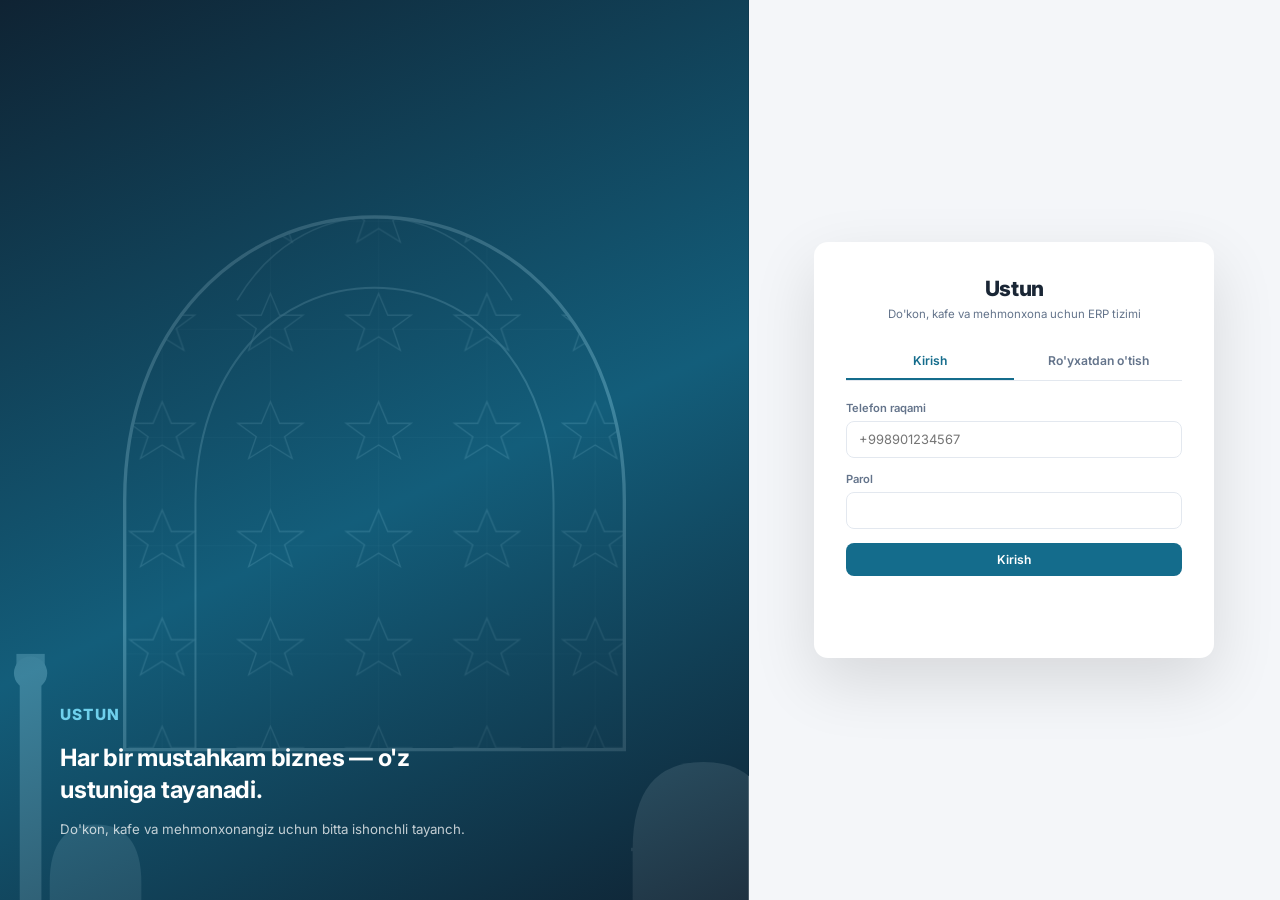
<file: frontend/index.html>
<!DOCTYPE html>
<html lang="uz">
<head>
<meta charset="UTF-8" />
<meta name="viewport" content="width=device-width, initial-scale=1.0" />
<title>Ustun — Boshqaruv paneli</title>
<link rel="preconnect" href="https://fonts.googleapis.com">
<link rel="preconnect" href="https://fonts.gstatic.com" crossorigin>
<link href="https://fonts.googleapis.com/css2?family=Inter:wght@400;500;600;700;800&family=IBM+Plex+Mono:wght@500;600&display=swap" rel="stylesheet">
<link rel="stylesheet" href="style.css" />
</head>
<body>

<!-- ============ KIRISH / RO'YXATDAN O'TISH ============ -->
<div id="authScreen" class="auth-screen">

  <!-- CHAP: VIZUAL PANEL (milliy ruh — peshtoq + girih) -->
  <div class="auth-visual-panel">
    <div class="auth-visual-content">
      <span class="auth-visual-mark">Ustun</span>
      <p class="auth-visual-quote">Har bir mustahkam biznes — o'z ustuniga tayanadi.</p>
      <p class="auth-visual-sub">Do'kon, kafe va mehmonxonangiz uchun bitta ishonchli tayanch.</p>
    </div>
  </div>

  <!-- O'NG: KIRISH / RO'YXATDAN O'TISH FORMASI -->
  <div class="auth-form-panel">
  <div class="auth-card">
    <div class="brand">
      <span class="brand-mark">Ustun</span>
      <span class="brand-tagline">Do'kon, kafe va mehmonxona uchun ERP tizimi</span>
    </div>

    <div class="auth-tabs">
      <button class="auth-tab active" data-tab="login">Kirish</button>
      <button class="auth-tab" data-tab="register">Ro'yxatdan o'tish</button>
    </div>

    <form id="loginForm" class="auth-form">
      <label>Telefon raqami
        <input type="text" id="loginPhone" placeholder="+998901234567" required />
      </label>
      <label>Parol
        <input type="password" id="loginPassword" required />
      </label>
      <button type="submit" class="btn-primary">Kirish</button>
      <p class="auth-error" id="loginError"></p>
    </form>

    <form id="registerForm" class="auth-form hidden">
      <label>Kompaniya nomi
        <input type="text" id="regCompanyName" placeholder="Masalan: Aziz Market" required />
      </label>
      <label>Biznes turi
        <select id="regBusinessType">
          <option value="retail">Chakana savdo (do'kon)</option>
          <option value="cafe">Kafe / Restoran</option>
          <option value="hotel">Mehmonxona</option>
        </select>
      </label>
      <label>Sizning ismingiz
        <input type="text" id="regOwnerName" placeholder="F.I.Sh." required />
      </label>
      <label>Telefon raqami
        <input type="text" id="regPhone" placeholder="+998901234567" required />
      </label>
      <label>Parol
        <input type="password" id="regPassword" minlength="6" required />
      </label>
      <button type="submit" class="btn-primary">Ro'yxatdan o'tish</button>
      <p class="auth-error" id="registerError"></p>
    </form>
    <div style="height:26px"></div>
  </div>
  </div>
</div>

<!-- ============ ASOSIY ILOVA ============ -->
<div id="appShell" class="app-shell hidden">

  <!-- CHAP SIDEBAR -->
  <aside class="sidebar">
    <div class="sidebar-brand">
      <svg class="icon" viewBox="0 0 24 24"><path d="M6 21h12"/><path d="M6 3h12"/><path d="M8 3v18"/><path d="M16 3v18"/></svg>
      Ustun
    </div>

    <nav class="sidebar-nav" id="ledgerTabs">
      <button class="nav-item active" data-view="home">
        <svg class="icon" viewBox="0 0 24 24"><path d="M3 11l9-8 9 8"/><path d="M5 10v10a1 1 0 0 0 1 1h4v-6h4v6h4a1 1 0 0 0 1-1V10"/></svg>
        Bosh sahifa
      </button>
      <button class="nav-item" data-view="sales">
        <svg class="icon" viewBox="0 0 24 24"><path d="M6 2h12v20l-3-2-3 2-3-2-3 2V2z"/><line x1="9" y1="7" x2="15" y2="7"/><line x1="9" y1="11" x2="15" y2="11"/></svg>
        Savdo
      </button>
      <button class="nav-item" data-view="inventory" data-role-gate="inventory">
        <svg class="icon" viewBox="0 0 24 24"><path d="M21 8l-9-5-9 5 9 5 9-5z"/><path d="M3 8v8l9 5 9-5V8"/><path d="M12 13v8"/></svg>
        Ombor
      </button>
      <button class="nav-item" data-view="suppliers" data-role-gate="suppliers">
        <svg class="icon" viewBox="0 0 24 24"><rect x="1" y="3" width="15" height="13"/><polygon points="16 8 20 8 23 11 23 16 16 16 16 8"/><circle cx="5.5" cy="18.5" r="2.5"/><circle cx="18.5" cy="18.5" r="2.5"/></svg>
        Ta'minotchilar
      </button>
      <button class="nav-item" data-view="finance" data-role-gate="finance">
        <svg class="icon" viewBox="0 0 24 24"><rect x="4" y="10" width="3.5" height="10"/><rect x="10.25" y="5" width="3.5" height="15"/><rect x="16.5" y="13" width="3.5" height="7"/></svg>
        Moliya
      </button>
      <button class="nav-item" data-view="hrms">
        <svg class="icon" viewBox="0 0 24 24"><path d="M17 21v-2a4 4 0 0 0-4-4H7a4 4 0 0 0-4 4v2"/><circle cx="10" cy="7" r="4"/><path d="M23 21v-2a4 4 0 0 0-3-3.87"/><path d="M16 3.13a4 4 0 0 1 0 7.75"/></svg>
        Xodimlar
      </button>
      <button class="nav-item" data-view="pms" data-role-gate="pms">
        <svg class="icon" viewBox="0 0 24 24"><rect x="4" y="2" width="16" height="20"/><line x1="8" y1="6" x2="8" y2="6.01"/><line x1="12" y1="6" x2="12" y2="6.01"/><line x1="16" y1="6" x2="16" y2="6.01"/><line x1="8" y1="10" x2="8" y2="10.01"/><line x1="12" y1="10" x2="12" y2="10.01"/><line x1="16" y1="10" x2="16" y2="10.01"/><line x1="9" y1="22" x2="9" y2="16"/><line x1="15" y1="22" x2="15" y2="16"/></svg>
        Mehmonxona
      </button>
      <button class="nav-item" data-view="settings" data-role-gate="settings">
        <svg class="icon" viewBox="0 0 24 24"><circle cx="12" cy="12" r="3"/><path d="M19.4 15a1.65 1.65 0 0 0 .33 1.82l.06.06a2 2 0 1 1-2.83 2.83l-.06-.06a1.65 1.65 0 0 0-1.82-.33 1.65 1.65 0 0 0-1 1.51V21a2 2 0 0 1-4 0v-.09A1.65 1.65 0 0 0 9 19.4a1.65 1.65 0 0 0-1.82.33l-.06.06a2 2 0 1 1-2.83-2.83l.06-.06a1.65 1.65 0 0 0 .33-1.82 1.65 1.65 0 0 0-1.51-1H3a2 2 0 0 1 0-4h.09A1.65 1.65 0 0 0 4.6 9a1.65 1.65 0 0 0-.33-1.82l-.06-.06a2 2 0 1 1 2.83-2.83l.06.06a1.65 1.65 0 0 0 1.82.33H9a1.65 1.65 0 0 0 1-1.51V3a2 2 0 0 1 4 0v.09a1.65 1.65 0 0 0 1 1.51 1.65 1.65 0 0 0 1.82-.33l.06-.06a2 2 0 1 1 2.83 2.83l-.06.06a1.65 1.65 0 0 0-.33 1.82V9a1.65 1.65 0 0 0 1.51 1H21a2 2 0 0 1 0 4h-.09a1.65 1.65 0 0 0-1.51 1z"/></svg>
        Sozlamalar
      </button>
      <button class="nav-item" data-view="audit" data-role-gate="audit">
        <svg class="icon" viewBox="0 0 24 24"><path d="M12 8v4l3 3"/><circle cx="12" cy="12" r="9"/></svg>
        Tarix
      </button>
    </nav>

    <div class="sidebar-footer">
      <div class="sidebar-user">
        <div class="sidebar-user-avatar" id="userAvatar">?</div>
        <div class="sidebar-user-info">
          <div class="sidebar-user-name" id="companyNameLabel"></div>
          <div class="sidebar-user-role" id="roleLabel"></div>
        </div>
      </div>
      <button id="logoutBtn" class="btn-ghost" style="width:100%;">
        <svg class="icon" viewBox="0 0 24 24"><path d="M9 21H5a2 2 0 0 1-2-2V5a2 2 0 0 1 2-2h4"/><polyline points="16 17 21 12 16 7"/><line x1="21" y1="12" x2="9" y2="12"/></svg>
        Chiqish
      </button>
    </div>
  </aside>

  <!-- KONTENT -->
  <div class="content-wrap">
    <header class="topbar">
      <div class="global-search-wrap">
        <div class="search-bar global-search-bar" style="margin-bottom:0;">
          <svg class="icon" viewBox="0 0 24 24"><circle cx="11" cy="11" r="7"/><line x1="21" y1="21" x2="16.65" y2="16.65"/></svg>
          <input type="text" id="globalSearchInput" placeholder="Mahsulot, xodim yoki tranzaksiya qidirish..." />
          <kbd style="background:var(--bg); border:1px solid var(--border); border-radius:4px; padding:1px 6px; font-size:0.72rem; color:var(--ink-soft); font-family:var(--font-mono);">/</kbd>
        </div>
        <div class="notif-panel hidden" id="globalSearchPanel"></div>
      </div>
      <div class="notif-wrap">
        <button class="notif-bell" id="notifBellBtn">
          <svg class="icon" viewBox="0 0 24 24"><path d="M18 8a6 6 0 0 0-12 0c0 7-3 9-3 9h18s-3-2-3-9"/><path d="M13.73 21a2 2 0 0 1-3.46 0"/></svg>
          <span class="notif-badge hidden" id="notifBadge">0</span>
        </button>
        <div class="notif-panel hidden" id="notifPanel">
          <div class="notif-panel-header">Bildirishnomalar</div>
          <ul id="notifList" class="notif-list"></ul>
        </div>
      </div>
    </header>
    <main class="content">

      <!-- BOSH SAHIFA (Dashboard Home) -->
      <section id="view-home" class="view active">
        <div class="view-header">
          <div><h2 id="homeGreeting">Xush kelibsiz</h2><div class="view-subtitle">Biznesingizning umumiy holati</div></div>
        </div>

        <div id="onboardingCard" class="card hidden">
          <h3>Birinchi qadamlar</h3>
          <ul id="onboardingList" style="list-style:none; margin:10px 0 0; padding:0; display:flex; flex-direction:column; gap:8px;"></ul>
        </div>

        <div class="stat-row" id="homeStatsRow"></div>

        <div class="card" id="homeLowStockCard">
          <h3>Kam qolgan mahsulotlar</h3>
          <table class="data-table" id="lowStockTable">
            <thead><tr><th>Nomi</th><th>Qoldiq</th></tr></thead>
            <tbody></tbody>
          </table>
          <div id="lowStockEmpty" class="empty-state hidden">
            <div class="empty-title">Hammasi yetarli</div>
            <div class="empty-hint">Hozircha kam qolgan mahsulot yo'q</div>
          </div>
        </div>

        <div class="card hidden" id="homeActivityCard" data-role-gate="employees">
          <h3>So'nggi voqealar</h3>
          <ul class="top-products-list" id="recentActivityList"></ul>
        </div>
      </section>

      <!-- SAVDO -->
      <section id="view-sales" class="view">
        <div class="view-header">
          <div><h2>Tezkor sotish</h2><div class="view-subtitle">Chek yig'ib, darhol yoping</div></div>
        </div>
        <div class="card">
          <div class="pos-row">
            <select id="saleProductSelect"></select>
            <input type="number" id="saleQty" min="1" value="1" />
            <button id="saleAddItemBtn" class="btn-secondary">Qo'shish</button>
          </div>
          <table class="data-table" id="saleCartTable">
            <thead><tr><th>Mahsulot</th><th>Miqdor</th><th>Summasi</th><th></th></tr></thead>
            <tbody></tbody>
          </table>
          <div class="pos-total">
            Jami: <span id="saleCartTotal" class="mono">0</span> so'm
          </div>
          <div class="inline-form" style="margin-bottom:12px;">
            <input type="text" id="saleCustomerName" placeholder="Mijoz ismi (ixtiyoriy)" />
            <input type="text" id="saleCustomerPhone" placeholder="Mijoz telefoni (ixtiyoriy)" />
          </div>
          <button id="saleCheckoutBtn" class="btn-primary">Chekni yopish</button>
          <button id="printReceiptBtn" class="btn-ghost hidden" style="width:100%; margin-top:8px;">
            <svg class="icon" viewBox="0 0 24 24"><polyline points="6 9 6 2 18 2 18 9"/><path d="M6 18H4a2 2 0 0 1-2-2v-5a2 2 0 0 1 2-2h16a2 2 0 0 1 2 2v5a2 2 0 0 1-2 2h-2"/><rect x="6" y="14" width="12" height="8"/></svg>
            So'nggi chekni chop etish
          </button>
        </div>
      </section>

      <!-- OMBOR -->
      <section id="view-inventory" class="view">
        <div class="view-header">
          <div><h2>Ombor</h2><div class="view-subtitle">Mahsulotlar va qoldiq</div></div>
          <div style="display:flex; gap:8px;">
            <button class="btn-icon" id="exportProductsCsvBtn" title="CSV yuklab olish">
              <svg class="icon" viewBox="0 0 24 24"><path d="M21 15v4a2 2 0 0 1-2 2H5a2 2 0 0 1-2-2v-4"/><polyline points="7 10 12 15 17 10"/><line x1="12" y1="15" x2="12" y2="3"/></svg>
            </button>
            <button class="btn-icon" id="openStockInModalBtn" title="Omborga kirim">
              <svg class="icon" viewBox="0 0 24 24"><path d="M12 5v14"/><path d="M5 12l7 7 7-7"/></svg>
            </button>
            <button class="btn-icon" id="openProductModalBtn" title="Yangi mahsulot">
              <svg class="icon" viewBox="0 0 24 24"><line x1="12" y1="5" x2="12" y2="19"/><line x1="5" y1="12" x2="19" y2="12"/></svg>
            </button>
          </div>
        </div>

        <div class="card">
          <div class="search-bar">
            <svg class="icon" viewBox="0 0 24 24"><circle cx="11" cy="11" r="7"/><line x1="21" y1="21" x2="16.65" y2="16.65"/></svg>
            <input type="text" id="productSearchInput" placeholder="Mahsulot nomi bo'yicha qidirish..." />
          </div>
          <table class="data-table" id="productsTable">
            <thead><tr>
              <th class="sortable-th" data-sort="name">Nomi <span class="sort-arrow" data-arrow="name"></span></th>
              <th>Birligi</th>
              <th class="sortable-th" data-sort="purchase_price">Tannarx <span class="sort-arrow" data-arrow="purchase_price"></span></th>
              <th class="sortable-th" data-sort="sale_price">Sotish narxi <span class="sort-arrow" data-arrow="sale_price"></span></th>
              <th class="sortable-th" data-sort="quantity">Qoldiq <span class="sort-arrow" data-arrow="quantity"></span></th>
            </tr></thead>
            <tbody></tbody>
          </table>
          <div id="productsEmptyState" class="empty-state hidden">
            <svg class="icon" viewBox="0 0 24 24"><path d="M21 8l-9-5-9 5 9 5 9-5z"/><path d="M3 8v8l9 5 9-5V8"/><path d="M12 13v8"/></svg>
            <div class="empty-title">Hali mahsulot yo'q</div>
            <div class="empty-hint">Yuqoridagi tugma orqali birinchi mahsulotingizni qo'shing</div>
          </div>
          <div class="pagination" id="productsPagination"></div>
        </div>
      </section>

      <!-- TA'MINOTCHILAR -->
      <section id="view-suppliers" class="view">
        <div class="view-header">
          <div><h2>Ta'minotchilar</h2><div class="view-subtitle">Ta'minotchilar va xarid buyurtmalari</div></div>
        </div>

        <div class="card">
          <div class="card-header">
            <h3>Ta'minotchilar</h3>
            <button class="btn-icon" id="openSupplierModalBtn" title="Yangi ta'minotchi">
              <svg class="icon" viewBox="0 0 24 24"><line x1="12" y1="5" x2="12" y2="19"/><line x1="5" y1="12" x2="19" y2="12"/></svg>
            </button>
          </div>
          <table class="data-table" id="suppliersTable">
            <thead><tr><th>Nomi</th><th>Aloqa</th><th>Telefon</th></tr></thead>
            <tbody></tbody>
          </table>
          <div id="suppliersEmptyState" class="empty-state hidden">
            <svg class="icon" viewBox="0 0 24 24"><rect x="1" y="3" width="15" height="13"/><polygon points="16 8 20 8 23 11 23 16 16 16 16 8"/><circle cx="5.5" cy="18.5" r="2.5"/><circle cx="18.5" cy="18.5" r="2.5"/></svg>
            <div class="empty-title">Hali ta'minotchi yo'q</div>
            <div class="empty-hint">Yuqoridagi tugma orqali birinchi ta'minotchingizni qo'shing</div>
          </div>
        </div>

        <div class="card">
          <div class="card-header">
            <h3>Xarid buyurtmasi</h3>
            <button class="btn-icon" id="openPurchaseOrderModalBtn" title="Yangi buyurtma">
              <svg class="icon" viewBox="0 0 24 24"><line x1="12" y1="5" x2="12" y2="19"/><line x1="5" y1="12" x2="19" y2="12"/></svg>
            </button>
          </div>
          <table class="data-table" id="purchaseOrdersTable">
            <thead><tr><th>#</th><th>Summasi</th><th>Holati</th><th></th></tr></thead>
            <tbody></tbody>
          </table>
          <div id="purchaseOrdersEmptyState" class="empty-state hidden">
            <div class="empty-title">Hali xarid buyurtmasi yo'q</div>
            <div class="empty-hint">Ta'minotchi qo'shgach, birinchi buyurtmangizni yarating</div>
          </div>
        </div>
      </section>

      <!-- MOLIYA -->
      <section id="view-finance" class="view">
        <div class="view-header">
          <div><h2>Moliya xulosasi</h2><div class="view-subtitle">Kirim, chiqim va tendensiya</div></div>
          <div style="display:flex; gap:8px;">
            <button class="btn-icon" id="exportTransactionsCsvBtn" title="CSV yuklab olish">
              <svg class="icon" viewBox="0 0 24 24"><path d="M21 15v4a2 2 0 0 1-2 2H5a2 2 0 0 1-2-2v-4"/><polyline points="7 10 12 15 17 10"/><line x1="12" y1="15" x2="12" y2="3"/></svg>
            </button>
            <button class="btn-icon" id="openExpenseModalBtn" title="Chiqim qo'shish">
              <svg class="icon" viewBox="0 0 24 24"><line x1="12" y1="5" x2="12" y2="19"/><line x1="5" y1="12" x2="19" y2="12"/></svg>
            </button>
          </div>
        </div>
        <div class="stat-row">
          <div class="stat-card">
            <span class="stat-label">Umumiy tushum</span>
            <span class="stat-value mono" id="statIncome">0</span>
          </div>
          <div class="stat-card">
            <span class="stat-label">Umumiy chiqim</span>
            <span class="stat-value mono" id="statExpense">0</span>
          </div>
          <div class="stat-card accent">
            <span class="stat-label">Sof foyda</span>
            <span class="stat-value mono" id="statProfit">0</span>
          </div>
        </div>

        <div class="card">
          <h3>So'nggi 14 kunlik savdo dinamikasi</h3>
          <div class="chart-wrap">
            <div class="mini-bars" id="dailySalesChart"></div>
          </div>
        </div>

        <div class="card">
          <h3>Eng ko'p daromad keltirgan mahsulotlar</h3>
          <ul class="top-products-list" id="topProductsList"></ul>
        </div>

        <div class="card">
          <h3>Eng faol mijozlar</h3>
          <ul class="top-products-list" id="topCustomersList"></ul>
        </div>

        <div class="card">
          <div class="card-header">
            <h3>Takrorlanuvchi xarajatlar</h3>
            <button class="btn-icon" id="openRecurringExpenseModalBtn" title="Yangi shablon">
              <svg class="icon" viewBox="0 0 24 24"><line x1="12" y1="5" x2="12" y2="19"/><line x1="5" y1="12" x2="19" y2="12"/></svg>
            </button>
          </div>
          <table class="data-table" id="recurringExpensesTable">
            <thead><tr><th>Sababi</th><th>Summa</th><th>Har oy</th><th>Holati</th><th></th></tr></thead>
            <tbody></tbody>
          </table>
        </div>

        <div class="card">
          <div class="search-bar">
            <svg class="icon" viewBox="0 0 24 24"><circle cx="11" cy="11" r="7"/><line x1="21" y1="21" x2="16.65" y2="16.65"/></svg>
            <input type="text" id="transactionSearchInput" placeholder="Manba bo'yicha qidirish (masalan Sale)..." />
          </div>
          <div class="inline-form" style="margin-bottom:14px;">
            <label style="font-size:0.8rem; color:var(--ink-soft); display:flex; flex-direction:column; gap:4px; flex:1 1 140px;">
              Sanadan
              <input type="date" id="transactionDateFrom" />
            </label>
            <label style="font-size:0.8rem; color:var(--ink-soft); display:flex; flex-direction:column; gap:4px; flex:1 1 140px;">
              Sanagacha
              <input type="date" id="transactionDateTo" />
            </label>
            <label style="font-size:0.8rem; color:var(--ink-soft); display:flex; flex-direction:column; gap:4px; flex:1 1 140px;">
              Turi
              <select id="transactionTypeFilter">
                <option value="">Barchasi</option>
                <option value="income">Faqat kirim</option>
                <option value="expense">Faqat chiqim</option>
              </select>
            </label>
          </div>
          <h3>So'nggi tranzaksiyalar</h3>
          <table class="data-table" id="transactionsTable">
            <thead><tr>
              <th>Turi</th>
              <th class="sortable-th" data-sort="amount">Summasi <span class="sort-arrow" data-arrow="amount"></span></th>
              <th>Manbasi</th>
              <th class="sortable-th" data-sort="created_at">Vaqti <span class="sort-arrow" data-arrow="created_at"></span></th>
            </tr></thead>
            <tbody></tbody>
          </table>
          <div id="transactionsEmptyState" class="empty-state hidden">
            <div class="empty-title">Hali tranzaksiya yo'q</div>
            <div class="empty-hint">Sotuv yoki xarajat qo'shilgach, bu yerda ko'rinadi</div>
          </div>
          <div class="pagination" id="transactionsPagination"></div>
        </div>
      </section>

      <!-- XODIMLAR (HRMS) -->
      <section id="view-hrms" class="view">
        <div class="view-header">
          <div><h2>Xodimlar</h2><div class="view-subtitle">Ish vaqti va jamoa</div></div>
        </div>

        <div class="card">
          <h3>Mening ish vaqtim</h3>
          <div class="shift-actions" style="margin-top:10px;">
            <button id="clockInBtn" class="btn-secondary">Ishni boshlash</button>
            <button id="clockOutBtn" class="btn-secondary">Ishni tugatish</button>
          </div>
          <table class="data-table" id="myShiftsTable" style="margin-top:14px;">
            <thead><tr><th>Boshlanishi</th><th>Tugashi</th><th>Davomiyligi (soat)</th></tr></thead>
            <tbody></tbody>
          </table>
        </div>

        <div class="card" id="employeesCard" data-role-gate="employees">
          <div class="card-header">
            <h3>Jamoa a'zolari</h3>
            <div style="display:flex; gap:8px; align-items:center;">
              <button id="bulkDeactivateBtn" class="btn-ghost hidden" style="color:var(--danger); border-color:var(--danger);">Tanlanganlarni faolsizlantirish</button>
              <button class="btn-icon" id="openEmployeeModalBtn" title="Xodim qo'shish">
                <svg class="icon" viewBox="0 0 24 24"><line x1="12" y1="5" x2="12" y2="19"/><line x1="5" y1="12" x2="19" y2="12"/></svg>
              </button>
            </div>
          </div>
          <table class="data-table" id="employeesTable">
            <thead><tr><th><input type="checkbox" id="employeeSelectAll" /></th><th>F.I.Sh.</th><th>Telefon</th><th>Lavozim</th><th>Soatlik stavka</th><th>Holati</th><th></th></tr></thead>
            <tbody></tbody>
          </table>
        </div>

        <div class="card" id="rolesCard" data-role-gate="employees">
          <div class="card-header">
            <h3>Maxsus lavozimlar</h3>
            <button class="btn-icon" id="openRoleModalBtn" title="Yangi lavozim yaratish">
              <svg class="icon" viewBox="0 0 24 24"><line x1="12" y1="5" x2="12" y2="19"/><line x1="5" y1="12" x2="19" y2="12"/></svg>
            </button>
          </div>
          <table class="data-table" id="rolesTable">
            <thead><tr><th>Nomi</th><th>Ruxsatlar</th></tr></thead>
            <tbody></tbody>
          </table>
        </div>
      </section>

      <!-- MEHMONXONA (PMS) -->
      <section id="view-pms" class="view">
        <div class="view-header">
          <div><h2>Mehmonxona</h2><div class="view-subtitle">Xonalar va bronlar</div></div>
        </div>

        <div class="card">
          <div class="gauge-wrap">
            <span class="gauge-number mono" id="occupancyRate">0%</span>
            <div>
              <div style="font-weight:700;">To'lilik darajasi</div>
              <div style="font-size:0.82rem; color:var(--ink-soft);" id="occupancyDetail">0 / 0 xona band</div>
            </div>
          </div>
        </div>

        <div class="card">
          <div class="card-header">
            <h3>Xonalar</h3>
            <button class="btn-icon" id="openRoomModalBtn" title="Yangi xona">
              <svg class="icon" viewBox="0 0 24 24"><line x1="12" y1="5" x2="12" y2="19"/><line x1="5" y1="12" x2="19" y2="12"/></svg>
            </button>
          </div>
          <table class="data-table" id="roomsTable">
            <thead><tr><th>Xona</th><th>Turi</th><th>Narxi/kecha</th><th>Holati</th></tr></thead>
            <tbody></tbody>
          </table>
          <div id="roomsEmptyState" class="empty-state hidden">
            <div class="empty-title">Hali xona yo'q</div>
            <div class="empty-hint">Yuqoridagi tugma orqali birinchi xonangizni qo'shing</div>
          </div>
        </div>

        <div class="card">
          <div class="card-header">
            <h3>Mehmonni joylashtirish</h3>
            <button class="btn-icon" id="openBookingModalBtn" title="Mehmon joylashtirish">
              <svg class="icon" viewBox="0 0 24 24"><line x1="12" y1="5" x2="12" y2="19"/><line x1="5" y1="12" x2="19" y2="12"/></svg>
            </button>
          </div>
          <table class="data-table" id="bookingsTable">
            <thead><tr><th>Mehmon</th><th>Necha kecha</th><th>Summasi</th><th>Holati</th><th></th></tr></thead>
            <tbody></tbody>
          </table>
          <div id="bookingsEmptyState" class="empty-state hidden">
            <div class="empty-title">Hali bron yo'q</div>
            <div class="empty-hint">Xona qo'shgach, mehmon joylashtirib ko'ring</div>
          </div>
        </div>
      </section>

      <!-- SOZLAMALAR -->
      <section id="view-settings" class="view">
        <div class="view-header">
          <div><h2>Sozlamalar</h2><div class="view-subtitle">Kompaniya profili</div></div>
        </div>

        <div class="card" style="max-width:440px;">
          <form id="companyForm" style="display:flex; flex-direction:column; gap:14px;">
            <label style="display:flex; flex-direction:column; gap:5px; font-size:0.82rem; font-weight:600; color:var(--ink-soft);">
              Kompaniya nomi
              <input type="text" id="settingsCompanyName" style="padding:9px 12px; border:1px solid var(--border); border-radius:var(--radius);" required />
            </label>
            <label style="display:flex; flex-direction:column; gap:5px; font-size:0.82rem; font-weight:600; color:var(--ink-soft);">
              Biznes turi
              <select id="settingsBusinessType" style="padding:9px 12px; border:1px solid var(--border); border-radius:var(--radius);">
                <option value="retail">Chakana savdo (do'kon)</option>
                <option value="cafe">Kafe / Restoran</option>
                <option value="hotel">Mehmonxona</option>
              </select>
            </label>
            <label style="display:flex; flex-direction:column; gap:5px; font-size:0.82rem; font-weight:600; color:var(--ink-soft);">
              Soliq ID (STIR) — ixtiyoriy
              <input type="text" id="settingsTaxId" style="padding:9px 12px; border:1px solid var(--border); border-radius:var(--radius);" />
            </label>
            <button type="submit" class="btn-primary">Saqlash</button>
          </form>
        </div>
      </section>

      <!-- AUDIT (TARIX) -->
      <section id="view-audit" class="view">
        <div class="view-header">
          <div><h2>Tarix</h2><div class="view-subtitle">Kompaniyadagi muhim amallar tarixi</div></div>
        </div>

        <div class="card">
          <div class="search-bar">
            <svg class="icon" viewBox="0 0 24 24"><circle cx="11" cy="11" r="7"/><line x1="21" y1="21" x2="16.65" y2="16.65"/></svg>
            <input type="text" id="auditSearchInput" placeholder="Amal turi bo'yicha qidirish (masalan sale, employee)..." />
          </div>
          <table class="data-table" id="auditTable">
            <thead><tr><th>Amal</th><th>Tafsilot</th><th>Vaqti</th></tr></thead>
            <tbody></tbody>
          </table>
          <div id="auditEmptyState" class="empty-state hidden">
            <div class="empty-title">Hali hech qanday voqea yo'q</div>
            <div class="empty-hint">Tizimda amallar bajarilgan sari bu yerda ko'rinadi</div>
          </div>
          <div class="pagination" id="auditPagination"></div>
        </div>
      </section>

    </main>
  </div>
</div>

<!-- ============ MODALLAR ============ -->
<div id="modalOverlay" class="modal-overlay hidden">
  <div class="modal-box" id="modalBox"></div>
</div>

<!-- ============ TOAST KONTEYNERI ============ -->
<div class="toast-container" id="toastContainer"></div>

<!-- ============ CHOP ETISH UCHUN CHEK (faqat chop etishda ko'rinadi) ============ -->
<div id="receiptPrintArea"></div>

<script src="config.js"></script>
<script src="app.js"></script>
</body>
</html>
</file>
<file: frontend/style.css>
/* =========================================================
   USTUN — Professional ERP Dizayn Tizimi
   -----------------------------------------------
   Enterprise SaaS yo'nalishi: qattiq to'q-navy sidebar,
   toza oq kontent, BITTA aniq brend rangi (professional
   ko'k-feruza), SVG ikonalar, zich va aniq jadvallar.
   Type: Inter (hammasi uchun) / IBM Plex Mono (raqamlar).
   ========================================================= */

:root {
  --sidebar-bg: #0F2333;
  --sidebar-bg-hover: #16324A;
  --sidebar-text: #8CA3B8;
  --sidebar-text-active: #FFFFFF;
  --sidebar-active-bg: #17415A;

  --bg: #F4F6F9;
  --surface: #FFFFFF;
  --ink: #1A2635;
  --ink-soft: #64748B;
  --border: #E3E8EF;

  --primary: #146C8C;
  --primary-hover: #0E5670;
  --primary-soft: rgba(20, 108, 140, 0.09);

  --success: #17864F;
  --success-soft: rgba(23, 134, 79, 0.10);
  --danger: #C4362D;
  --danger-soft: rgba(196, 54, 45, 0.10);
  --warning: #B4750E;
  --warning-soft: rgba(180, 117, 14, 0.12);

  --radius: 8px;
  --radius-lg: 10px;
  --shadow-sm: 0 1px 2px rgba(16, 24, 40, 0.05);
  --shadow: 0 1px 3px rgba(16, 24, 40, 0.08), 0 1px 2px rgba(16, 24, 40, 0.04);
  --shadow-md: 0 4px 14px rgba(16, 24, 40, 0.10);

  --font-body: 'Inter', -apple-system, BlinkMacSystemFont, sans-serif;
  --font-mono: 'IBM Plex Mono', monospace;
}

* { box-sizing: border-box; }

html, body {
  margin: 0;
  padding: 0;
  background: var(--bg);
  color: var(--ink);
  font-family: var(--font-body);
  font-size: 14px;
  -webkit-font-smoothing: antialiased;
  overflow-x: hidden; /* sahifa darajasida gorizontal siljish bo'lmasin — mobil xatolarning old olinishi */
  max-width: 100vw;
}

h1, h2, h3 {
  font-family: var(--font-body);
  margin: 0 0 4px 0;
  letter-spacing: -0.015em;
  font-weight: 700;
  color: var(--ink);
}

h2 { font-size: 1.3rem; }
h3 { font-size: 0.95rem; font-weight: 700; color: var(--ink); text-transform: none; }

.hidden { display: none !important; }
.mono { font-family: var(--font-mono); font-weight: 500; font-variant-numeric: tabular-nums; }

/* ---------- SVG ikonalar ---------- */
.icon {
  width: 18px;
  height: 18px;
  stroke: currentColor;
  fill: none;
  stroke-width: 1.8;
  stroke-linecap: round;
  stroke-linejoin: round;
  flex-shrink: 0;
}

/* ---------- Tugmalar ---------- */
button {
  font-family: var(--font-body);
  font-weight: 600;
  border: none;
  border-radius: var(--radius);
  padding: 9px 16px;
  cursor: pointer;
  font-size: 0.87rem;
  transition: background 0.12s ease, box-shadow 0.12s ease, opacity 0.12s ease;
  display: inline-flex;
  align-items: center;
  gap: 6px;
}
button:active { transform: translateY(0.5px); }
button:disabled { opacity: 0.45; cursor: not-allowed; }

.btn-primary {
  background: var(--primary);
  color: #fff;
  width: 100%;
  justify-content: center;
}
.btn-primary:hover { background: var(--primary-hover); }

.btn-secondary {
  background: var(--primary-soft);
  color: var(--primary);
  white-space: nowrap;
}
.btn-secondary:hover { background: rgba(20,108,140,0.16); }

.btn-ghost {
  background: transparent;
  color: var(--ink-soft);
  border: 1px solid var(--border);
}
.btn-ghost:hover { background: var(--bg); }

.btn-icon {
  background: var(--primary);
  color: #fff;
  width: 34px;
  height: 34px;
  border-radius: var(--radius);
  padding: 0;
  justify-content: center;
}
.btn-icon:hover { background: var(--primary-hover); }

/* ---------- Kirish / ro'yxatdan o'tish ekrani (bo'lingan tuzilma) ---------- */
.auth-screen {
  min-height: 100vh;
  display: flex;
  background: var(--sidebar-bg);
}

/* Chap: vizual panel — peshtoq + girih naqsh, milliy ruh */
.auth-visual-panel {
  flex: 1.3;
  position: relative;
  background:
    linear-gradient(155deg, rgba(15,35,51,0.90) 0%, rgba(20,108,140,0.80) 55%, rgba(15,35,51,0.92) 100%),
    url('assets/hero-pattern.svg');
  background-size: cover;
  background-position: center;
  display: flex;
  align-items: flex-end;
  padding: 60px;
}
.auth-visual-content { max-width: 440px; }
.auth-visual-mark {
  display: block;
  font-size: 1.1rem;
  font-weight: 800;
  letter-spacing: 0.08em;
  text-transform: uppercase;
  color: #6FD0EC;
  margin-bottom: 18px;
}
.auth-visual-quote {
  font-size: 1.7rem;
  font-weight: 700;
  color: #fff;
  line-height: 1.35;
  margin: 0 0 14px;
  letter-spacing: -0.01em;
}
.auth-visual-sub {
  font-size: 0.95rem;
  color: rgba(255,255,255,0.75);
  margin: 0;
  line-height: 1.5;
}

/* O'ng: forma paneli */
.auth-form-panel {
  flex: 1;
  min-width: 400px;
  display: flex;
  align-items: center;
  justify-content: center;
  background: var(--bg);
  padding: 24px;
}

.auth-card {
  background: var(--surface);
  border-radius: 14px;
  box-shadow: 0 24px 64px rgba(0,0,0,0.12);
  padding: 0 0 30px;
  width: 100%;
  max-width: 400px;
  overflow: hidden;
}

.brand { text-align: center; padding: 34px 32px 22px; }
.brand-mark {
  display: block;
  font-size: 1.5rem;
  font-weight: 800;
  color: var(--ink);
  letter-spacing: -0.02em;
}
.brand-tagline {
  display: block;
  font-size: 0.82rem;
  color: var(--ink-soft);
  margin-top: 6px;
}

.auth-tabs {
  display: flex;
  border-bottom: 1px solid var(--border);
  margin: 0 32px 20px;
}
.auth-tab {
  flex: 1;
  background: none;
  border: none;
  border-bottom: 2px solid transparent;
  border-radius: 0;
  padding: 10px 0;
  color: var(--ink-soft);
  font-weight: 600;
  justify-content: center;
}
.auth-tab.active {
  color: var(--primary);
  border-bottom-color: var(--primary);
}

.auth-form { display: flex; flex-direction: column; gap: 14px; padding: 0 32px; }
.auth-form label {
  display: flex;
  flex-direction: column;
  gap: 6px;
  font-size: 0.8rem;
  color: var(--ink-soft);
  font-weight: 600;
}
.auth-form input, .auth-form select {
  font-family: var(--font-body);
  padding: 10px 12px;
  border: 1px solid var(--border);
  border-radius: var(--radius);
  font-size: 0.92rem;
  background: #fff;
  color: var(--ink);
}
.auth-form input:focus, .auth-form select:focus {
  outline: none;
  border-color: var(--primary);
  box-shadow: 0 0 0 3px var(--primary-soft);
}
.auth-error {
  color: var(--danger);
  font-size: 0.82rem;
  min-height: 1.1em;
  margin: 0;
}

/* ---------- Asosiy ilova qobig'i — sidebar + kontent ---------- */
.app-shell {
  display: flex;
  min-height: 100vh;
}

/* ---------- Chap sidebar (doimiy, professional) ---------- */
.sidebar {
  width: 232px;
  flex-shrink: 0;
  background:
    linear-gradient(175deg, rgba(15,35,51,0.95) 0%, rgba(15,35,51,0.98) 70%),
    url('assets/hero-pattern.svg');
  background-size: cover;
  background-position: center bottom;
  display: flex;
  flex-direction: column;
  position: sticky;
  top: 0;
  height: 100vh;
}

.sidebar-brand {
  display: flex;
  align-items: center;
  gap: 10px;
  padding: 20px 20px 18px;
  color: #fff;
  font-weight: 800;
  font-size: 1.15rem;
  letter-spacing: -0.02em;
  border-bottom: 1px solid rgba(255,255,255,0.07);
}
.sidebar-brand .icon { width: 22px; height: 22px; stroke: var(--primary); stroke-width: 2.2; }

.sidebar-nav {
  flex: 1;
  padding: 14px 12px;
  display: flex;
  flex-direction: column;
  gap: 2px;
}

.nav-item {
  display: flex;
  align-items: center;
  gap: 11px;
  padding: 10px 12px;
  border-radius: 7px;
  color: var(--sidebar-text);
  font-weight: 600;
  font-size: 0.86rem;
  background: none;
  border: none;
  width: 100%;
  text-align: left;
  cursor: pointer;
  transition: background 0.12s ease, color 0.12s ease;
}
.nav-item:hover { background: var(--sidebar-bg-hover); color: #fff; }
.nav-item.active {
  background: var(--sidebar-active-bg);
  color: #fff;
}
.nav-item.active .icon { stroke: #6FD0EC; }

.sidebar-footer {
  padding: 14px 20px 20px;
  border-top: 1px solid rgba(255,255,255,0.07);
}
.sidebar-user {
  display: flex;
  align-items: center;
  gap: 10px;
  margin-bottom: 12px;
}
.sidebar-user-avatar {
  width: 34px; height: 34px;
  border-radius: 50%;
  background: var(--primary);
  color: #fff;
  display: flex; align-items: center; justify-content: center;
  font-weight: 700; font-size: 0.85rem;
  flex-shrink: 0;
}
.sidebar-user-info { min-width: 0; }
.sidebar-user-name { color: #fff; font-weight: 600; font-size: 0.85rem; white-space: nowrap; overflow: hidden; text-overflow: ellipsis; }
.sidebar-user-role { color: var(--sidebar-text); font-size: 0.74rem; text-transform: uppercase; letter-spacing: 0.03em; }

/* ---------- Kontent qobig'i ---------- */
.content-wrap {
  flex: 1;
  min-width: 0;
  display: flex;
  flex-direction: column;
}

.topbar {
  display: flex;
  align-items: center;
  justify-content: space-between;
  gap: 12px;
  padding: 12px 20px;
  background: var(--surface);
  border-bottom: 1px solid var(--border);
}
.topbar-title { font-size: 1.05rem; font-weight: 700; }

.notif-wrap { position: relative; flex-shrink: 0; }
.global-search-wrap { position: relative; flex: 1; min-width: 0; max-width: 400px; }
.global-search-bar { width: 100%; }
.global-search-wrap .notif-panel { left: 0; right: auto; width: 100%; max-width: 340px; top: 46px; }
.notif-bell {
  background: transparent;
  border: 1px solid var(--border);
  width: 38px;
  height: 38px;
  border-radius: var(--radius);
  padding: 0;
  justify-content: center;
  position: relative;
  color: var(--ink-soft);
}
.notif-bell:hover { background: var(--bg); }
.notif-badge {
  position: absolute;
  top: -4px;
  right: -4px;
  background: var(--danger);
  color: #fff;
  font-size: 0.65rem;
  font-weight: 700;
  min-width: 16px;
  height: 16px;
  border-radius: 100px;
  display: flex;
  align-items: center;
  justify-content: center;
  padding: 0 3px;
}
.notif-panel {
  position: absolute;
  top: 46px;
  right: 0;
  width: 320px;
  max-height: 380px;
  overflow-y: auto;
  background: var(--surface);
  border: 1px solid var(--border);
  border-radius: var(--radius-lg);
  box-shadow: var(--shadow-md);
  z-index: 50;
}
.notif-panel-header {
  padding: 12px 16px;
  font-weight: 700;
  font-size: 0.85rem;
  border-bottom: 1px solid var(--border);
}
.notif-list { list-style: none; margin: 0; padding: 6px; }
.notif-list li {
  padding: 10px 10px;
  border-radius: 7px;
  font-size: 0.83rem;
  display: flex;
  justify-content: space-between;
  gap: 8px;
}
.notif-list li:hover { background: var(--bg); }
.notif-list .notif-empty { color: var(--ink-soft); text-align: center; padding: 24px 10px; }

.content {
  flex: 1;
  padding: 26px 32px 60px;
  max-width: 1100px;
  width: 100%;
}

.view { display: none; }
.view.active { display: block; }

.view-header {
  display: flex;
  align-items: center;
  justify-content: space-between;
  margin-bottom: 18px;
}
.view-header h2 { margin-bottom: 2px; }
.view-subtitle { font-size: 0.85rem; color: var(--ink-soft); }

.card {
  background: var(--surface);
  border: 1px solid var(--border);
  border-radius: var(--radius-lg);
  padding: 20px;
  margin-bottom: 16px;
  box-shadow: var(--shadow-sm);
}
.card-header {
  display: flex;
  align-items: center;
  justify-content: space-between;
  margin-bottom: 10px;
}

.inline-form {
  display: flex;
  flex-wrap: wrap;
  gap: 10px;
  align-items: center;
}
.inline-form input, .inline-form select {
  font-family: var(--font-body);
  padding: 9px 12px;
  border: 1px solid var(--border);
  border-radius: var(--radius);
  font-size: 0.87rem;
  flex: 1 1 140px;
  min-width: 0;
}

/* ---------- Qidiruv paneli ---------- */
.search-bar {
  display: flex;
  align-items: center;
  gap: 9px;
  background: var(--bg);
  border: 1px solid var(--border);
  border-radius: var(--radius);
  padding: 8px 13px;
  margin-bottom: 14px;
}
.search-bar input {
  border: none;
  background: transparent;
  outline: none;
  flex: 1;
  font-family: var(--font-body);
  font-size: 0.87rem;
  color: var(--ink);
}
.search-bar .icon { color: var(--ink-soft); width: 16px; height: 16px; }

/* ---------- Jadval ---------- */
.data-table {
  width: 100%;
  border-collapse: collapse;
  font-size: 0.86rem;
}
.data-table th {
  text-align: left;
  font-weight: 700;
  font-size: 0.71rem;
  text-transform: uppercase;
  letter-spacing: 0.05em;
  color: var(--ink-soft);
  border-bottom: 1px solid var(--border);
  padding: 0 10px 10px;
}
.data-table td {
  padding: 11px 10px;
  border-bottom: 1px solid var(--border);
  color: var(--ink);
}
.data-table tbody tr:last-child td { border-bottom: none; }
.data-table tbody tr:hover { background: var(--bg); }

.sortable-th { cursor: pointer; user-select: none; }
.sortable-th:hover { color: var(--primary); }
.sort-arrow { font-size: 0.7rem; }

/* ---------- Bo'sh holat (empty state) ---------- */
.empty-state {
  text-align: center;
  padding: 40px 20px;
  color: var(--ink-soft);
}
.empty-state .icon { width: 32px; height: 32px; margin-bottom: 10px; color: var(--border); stroke-width: 1.4; }
.empty-state .empty-title { font-weight: 700; color: var(--ink); margin-bottom: 4px; font-size: 0.92rem; }
.empty-state .empty-hint { font-size: 0.82rem; }

/* ---------- Sahifalash (pagination) ---------- */
.pagination {
  display: flex;
  align-items: center;
  justify-content: center;
  gap: 14px;
  margin-top: 14px;
  font-size: 0.82rem;
  color: var(--ink-soft);
}
.pagination button {
  background: var(--surface);
  color: var(--ink);
  border: 1px solid var(--border);
  padding: 6px 13px;
  font-weight: 600;
  font-size: 0.82rem;
}
.pagination button:hover:not(:disabled) { background: var(--bg); }

/* ---------- Status belgilari ---------- */
.status-pill {
  display: inline-flex;
  align-items: center;
  gap: 4px;
  padding: 3px 9px;
  border-radius: 100px;
  font-size: 0.72rem;
  font-weight: 700;
}
.status-available { background: var(--success-soft); color: var(--success); }
.status-occupied { background: var(--danger-soft); color: var(--danger); }
.status-checked_out { background: var(--bg); color: var(--ink-soft); }
.status-active { background: var(--warning-soft); color: var(--warning); }

/* ---------- Savdo (POS) ---------- */
.pos-row { display: flex; gap: 10px; margin-bottom: 8px; }
.pos-row select { flex: 1; }
.pos-row input { width: 80px; }
.pos-row select, .pos-row input {
  padding: 9px 12px; border: 1px solid var(--border); border-radius: var(--radius); font-family: var(--font-body);
}
.pos-total {
  text-align: right;
  font-size: 1.15rem;
  font-weight: 700;
  margin: 14px 0;
}

/* ---------- Statistika kartalari ---------- */
.stat-row { display: flex; gap: 14px; margin-bottom: 16px; }
.stat-card {
  flex: 1;
  background: var(--surface);
  border: 1px solid var(--border);
  border-radius: var(--radius-lg);
  padding: 18px 20px;
  box-shadow: var(--shadow-sm);
}
.stat-card.accent { border-top: 3px solid var(--primary); }
.stat-label {
  display: block;
  font-size: 0.76rem;
  color: var(--ink-soft);
  margin-bottom: 6px;
  font-weight: 600;
}
.stat-value {
  display: block;
  font-size: 1.5rem;
  font-weight: 800;
  letter-spacing: -0.01em;
}

.shift-actions { display: flex; gap: 10px; margin-bottom: 6px; }

.link-btn {
  background: none;
  border: none;
  color: var(--primary);
  padding: 0;
  font-size: 0.82rem;
  font-weight: 600;
}
.link-btn:hover { text-decoration: underline; }
.link-btn.danger { color: var(--danger); }

/* ---------- Modal oynalar ---------- */
.modal-overlay {
  position: fixed;
  inset: 0;
  background: rgba(15, 35, 51, 0.55);
  display: flex;
  align-items: center;
  justify-content: center;
  padding: 20px;
  z-index: 100;
}
.modal-box {
  background: var(--surface);
  border-radius: 12px;
  padding: 24px;
  width: 100%;
  max-width: 440px;
  max-height: 88vh;
  overflow-y: auto;
  box-shadow: 0 24px 64px rgba(0,0,0,0.3);
}
.modal-box h3 { font-size: 1.05rem; margin-bottom: 16px; }
.modal-form { display: flex; flex-direction: column; gap: 12px; }
.modal-form label {
  display: flex; flex-direction: column; gap: 5px;
  font-size: 0.8rem; font-weight: 600; color: var(--ink-soft);
}
.modal-form input, .modal-form select {
  padding: 9px 12px; border: 1px solid var(--border); border-radius: var(--radius);
  font-family: var(--font-body); font-size: 0.88rem;
}
.modal-form input:focus, .modal-form select:focus {
  outline: none; border-color: var(--primary); box-shadow: 0 0 0 3px var(--primary-soft);
}
.modal-actions { display: flex; gap: 10px; margin-top: 6px; }
.modal-actions .btn-ghost { flex: 1; justify-content: center; }
.modal-actions .btn-primary { flex: 2; }

/* ---------- Toast bildirishnomalar ---------- */
.toast-container {
  position: fixed;
  bottom: 24px;
  right: 24px;
  display: flex;
  flex-direction: column;
  gap: 10px;
  z-index: 200;
}
.toast {
  background: var(--ink);
  color: #fff;
  padding: 12px 16px;
  border-radius: var(--radius);
  font-size: 0.85rem;
  font-weight: 500;
  box-shadow: 0 10px 28px rgba(0,0,0,0.28);
  animation: toast-in 0.2s ease;
  max-width: 320px;
  display: flex;
  align-items: center;
  gap: 8px;
}
.toast.success { border-left: 3px solid #34D399; }
.toast.error { border-left: 3px solid #F87171; }
@keyframes toast-in {
  from { opacity: 0; transform: translateY(8px); }
  to { opacity: 1; transform: translateY(0); }
}

/* ---------- Mini-grafik (analytics) ---------- */
.chart-wrap { padding-top: 4px; }
.mini-bars {
  display: flex;
  align-items: flex-end;
  gap: 4px;
  height: 100px;
  margin-top: 8px;
}
.mini-bar {
  flex: 1;
  background: var(--primary-soft);
  border-radius: 3px 3px 0 0;
  min-height: 2px;
  position: relative;
}
.mini-bar::after {
  content: "";
  position: absolute; inset: 0;
  background: var(--primary);
  border-radius: 3px 3px 0 0;
  opacity: 0;
  transition: opacity 0.12s ease;
}
.mini-bar:hover::after { opacity: 1; }

.top-products-list { list-style: none; margin: 6px 0 0; padding: 0; }
.top-products-list li {
  display: flex; justify-content: space-between; align-items: center;
  padding: 10px 0; border-bottom: 1px solid var(--border);
  font-size: 0.86rem;
}
.top-products-list li:last-child { border-bottom: none; }

.gauge-wrap { display: flex; align-items: center; gap: 20px; }
.gauge-number { font-size: 2.2rem; font-weight: 800; color: var(--primary); }

/* ---------- Mobil ---------- */
@media (max-width: 860px) {
  .app-shell { flex-direction: column; }
  .sidebar { width: 100%; height: auto; position: static; flex-direction: row; align-items: center; }
  .sidebar-brand { border-bottom: none; padding: 14px 16px; }
  .sidebar-nav { flex-direction: row; overflow-x: auto; padding: 8px; -webkit-overflow-scrolling: touch; }
  .nav-item { white-space: nowrap; }
  .sidebar-footer {
    display: flex;
    align-items: center;
    padding: 8px 12px;
    border-top: none;
    flex-shrink: 0;
  }
  .sidebar-user { display: none; } /* joy tejash uchun — nom/rol matni yashiriladi, faqat Chiqish tugmasi qoladi */
  .sidebar-footer .btn-ghost {
    color: var(--sidebar-text);
    border-color: rgba(255,255,255,0.25);
    white-space: nowrap;
    width: auto;
  }
  .content { padding: 16px 12px 40px; }
  .stat-row { flex-direction: column; }
  .gauge-wrap { flex-direction: column; align-items: flex-start; gap: 8px; }
  .auth-screen { flex-direction: column; }
  .auth-visual-panel { flex: none; min-height: 200px; padding: 30px; align-items: center; }
  .auth-visual-content { text-align: center; }
  .auth-visual-quote { font-size: 1.2rem; }
  .auth-form-panel { min-width: 0; }

  /* Jadvallar — gorizontal aylantirish (kesib tashlash o'rniga) */
  .data-table {
    display: block;
    overflow-x: auto;
    -webkit-overflow-scrolling: touch;
    white-space: nowrap;
  }
  .data-table thead, .data-table tbody { display: table; width: 100%; min-width: 480px; }

  /* Kartalar va formalar — kichik ekranga moslashadi */
  .card { padding: 14px; }
  .view-header { flex-wrap: wrap; gap: 10px; }
  .inline-form { flex-direction: column; align-items: stretch; }
  .inline-form input, .inline-form select { flex: none; width: 100%; }
  .pos-row { flex-direction: column; align-items: stretch; }
  .pos-row input, .pos-row select { width: 100%; }

  /* Modal oynalar — deyarli to'liq ekran */
  .modal-box { max-width: 94vw; padding: 18px; }

  /* Topbar — qidiruv va bildirishnoma kichikroq joy egallaydi */
  .topbar { padding: 10px 12px; }
  .global-search-wrap { max-width: none; }
  .global-search-bar input::placeholder { font-size: 0.8rem; }

  /* Statistik kartalar to'liq kenglikda o'qilishi oson bo'lishi uchun */
  .stat-card { padding: 14px 16px; }
}

@media (max-width: 480px) {
  .global-search-bar input { font-size: 0.82rem; }
  .brand-mark, .sidebar-brand { font-size: 1rem; }
}

/* ---------- Chek chop etish ---------- */
#receiptPrintArea { display: none; }

@media print {
  body.printing-receipt > *:not(#receiptPrintArea) { display: none !important; }
  body.printing-receipt #receiptPrintArea {
    display: block !important;
    font-family: var(--font-mono);
    max-width: 320px;
    margin: 0 auto;
    padding: 16px;
  }
  #receiptPrintArea h2 { text-align: center; font-size: 1rem; margin-bottom: 2px; }
  #receiptPrintArea .receipt-meta { text-align: center; font-size: 0.75rem; color: #444; margin-bottom: 12px; }
  #receiptPrintArea table { width: 100%; border-collapse: collapse; font-size: 0.8rem; }
  #receiptPrintArea th, #receiptPrintArea td { padding: 4px 0; text-align: left; }
  #receiptPrintArea .receipt-total { border-top: 1px dashed #000; margin-top: 8px; padding-top: 8px; font-weight: 700; display: flex; justify-content: space-between; }
  #receiptPrintArea .receipt-footer { text-align: center; margin-top: 16px; font-size: 0.75rem; }
}

/* ---------- Focus ko'rinishi (a11y) ---------- */
button:focus-visible, input:focus-visible, select:focus-visible {
  outline: 2px solid var(--primary);
  outline-offset: 1px;
}
</file>
